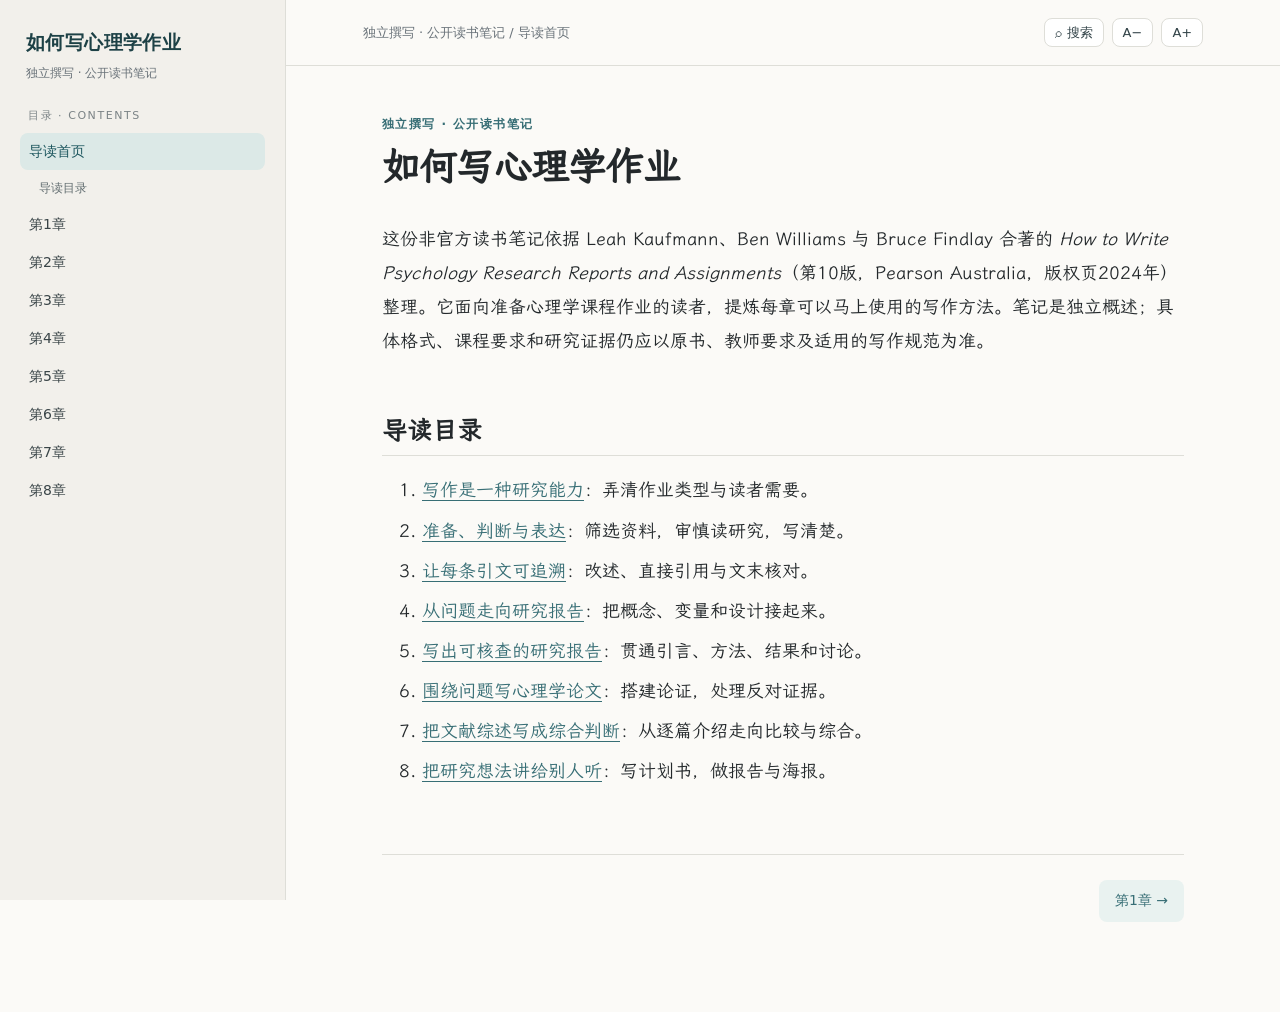
<file: index.html>
<!doctype html><html lang="zh-CN"><head><meta charset="utf-8"><meta name="viewport" content="width=device-width,initial-scale=1"><title>如何写心理学作业 · 独立撰写 · 公开读书笔记</title><link rel="stylesheet" href="assets/style.css"></head><body>
<div class="shell"><aside class="rail"><a class="brand" href="index.html">如何写心理学作业</a><p class="edition">独立撰写 · 公开读书笔记</p><div class="nav-label">目录 · Contents</div><a class="nav-link active" href="index.html">导读首页</a><a class="nav-link sub" href="#导读目录">导读目录</a><a class="nav-link" href="chapter-1.html">第1章</a><a class="nav-link" href="chapter-2.html">第2章</a><a class="nav-link" href="chapter-3.html">第3章</a><a class="nav-link" href="chapter-4.html">第4章</a><a class="nav-link" href="chapter-5.html">第5章</a><a class="nav-link" href="chapter-6.html">第6章</a><a class="nav-link" href="chapter-7.html">第7章</a><a class="nav-link" href="chapter-8.html">第8章</a></aside>
<main class="main"><div class="bar"><button class="tool menu" aria-label="打开目录">☰</button><span class="crumb">独立撰写 · 公开读书笔记 / 导读首页</span><div class="tools"><button class="tool search-open" aria-label="搜索">⌕ 搜索</button><button class="tool" data-size="down" aria-label="缩小字号">A−</button><button class="tool" data-size="up" aria-label="放大字号">A+</button></div></div>
<article class="page"><div class="eyebrow">独立撰写 · 公开读书笔记</div><h1 id="如何写心理学作业">如何写心理学作业</h1>
<p>这份非官方读书笔记依据 Leah Kaufmann、Ben Williams 与 Bruce Findlay 合著的 <em>How to Write Psychology Research Reports and Assignments</em>（第10版，Pearson Australia，版权页2024年）整理。它面向准备心理学课程作业的读者，提炼每章可以马上使用的写作方法。笔记是独立概述；具体格式、课程要求和研究证据仍应以原书、教师要求及适用的写作规范为准。</p>
<h2 id="导读目录">导读目录</h2>
<ol type="1">
<li><a href="chapter-1.html">写作是一种研究能力</a>：弄清作业类型与读者需要。</li>
<li><a href="chapter-2.html">准备、判断与表达</a>：筛选资料，审慎读研究，写清楚。</li>
<li><a href="chapter-3.html">让每条引文可追溯</a>：改述、直接引用与文末核对。</li>
<li><a href="chapter-4.html">从问题走向研究报告</a>：把概念、变量和设计接起来。</li>
<li><a href="chapter-5.html">写出可核查的研究报告</a>：贯通引言、方法、结果和讨论。</li>
<li><a href="chapter-6.html">围绕问题写心理学论文</a>：搭建论证，处理反对证据。</li>
<li><a href="chapter-7.html">把文献综述写成综合判断</a>：从逐篇介绍走向比较与综合。</li>
<li><a href="chapter-8.html">把研究想法讲给别人听</a>：写计划书，做报告与海报。</li>
</ol>
<nav class="pager"><span></span><a href="chapter-1.html">第1章 →</a></nav></article></main></div>
<div class="search-panel"><div class="search-box"><div class="search-row"><input id="search-input" type="search" placeholder="搜索全书正文，Ctrl+K" aria-label="搜索正文"><button class="tool search-close">关闭</button></div><div class="results"><p class="hint">输入关键词，搜索全书正文。</p></div></div></div>
<div class="lightbox" id="lightbox"><button class="close-lightbox">关闭图片 ×</button><img alt="放大的英文原图"></div><script src="assets/search-index.js"></script><script src="assets/reader.js"></script></body></html>
</file>
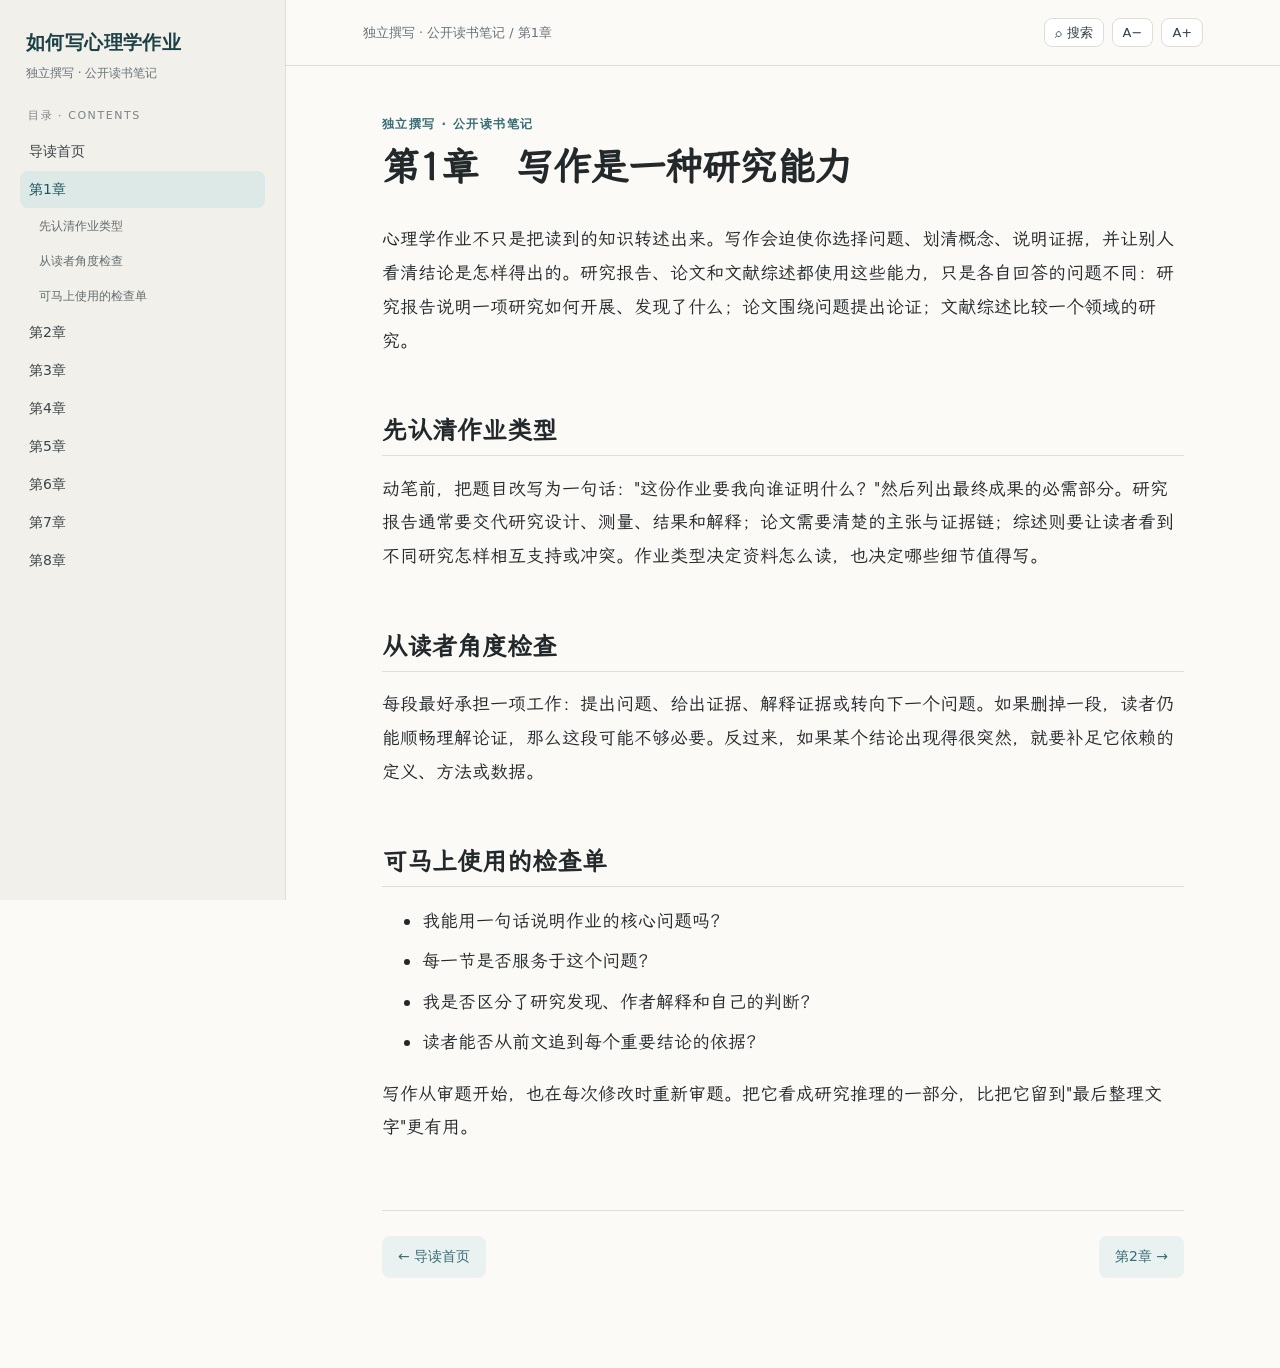
<file: chapter-1.html>
<!doctype html><html lang="zh-CN"><head><meta charset="utf-8"><meta name="viewport" content="width=device-width,initial-scale=1"><title>如何写心理学作业 · 独立撰写 · 公开读书笔记</title><link rel="stylesheet" href="assets/style.css"></head><body>
<div class="shell"><aside class="rail"><a class="brand" href="index.html">如何写心理学作业</a><p class="edition">独立撰写 · 公开读书笔记</p><div class="nav-label">目录 · Contents</div><a class="nav-link" href="index.html">导读首页</a><a class="nav-link active" href="chapter-1.html">第1章</a><a class="nav-link sub" href="#先认清作业类型">先认清作业类型</a><a class="nav-link sub" href="#从读者角度检查">从读者角度检查</a><a class="nav-link sub" href="#可马上使用的检查单">可马上使用的检查单</a><a class="nav-link" href="chapter-2.html">第2章</a><a class="nav-link" href="chapter-3.html">第3章</a><a class="nav-link" href="chapter-4.html">第4章</a><a class="nav-link" href="chapter-5.html">第5章</a><a class="nav-link" href="chapter-6.html">第6章</a><a class="nav-link" href="chapter-7.html">第7章</a><a class="nav-link" href="chapter-8.html">第8章</a></aside>
<main class="main"><div class="bar"><button class="tool menu" aria-label="打开目录">☰</button><span class="crumb">独立撰写 · 公开读书笔记 / 第1章</span><div class="tools"><button class="tool search-open" aria-label="搜索">⌕ 搜索</button><button class="tool" data-size="down" aria-label="缩小字号">A−</button><button class="tool" data-size="up" aria-label="放大字号">A+</button></div></div>
<article class="page"><div class="eyebrow">独立撰写 · 公开读书笔记</div><h1 id="第1章-写作是一种研究能力">第1章　写作是一种研究能力</h1>
<p>心理学作业不只是把读到的知识转述出来。写作会迫使你选择问题、划清概念、说明证据，并让别人看清结论是怎样得出的。研究报告、论文和文献综述都使用这些能力，只是各自回答的问题不同：研究报告说明一项研究如何开展、发现了什么；论文围绕问题提出论证；文献综述比较一个领域的研究。</p>
<h2 id="先认清作业类型">先认清作业类型</h2>
<p>动笔前，把题目改写为一句话："这份作业要我向谁证明什么？"然后列出最终成果的必需部分。研究报告通常要交代研究设计、测量、结果和解释；论文需要清楚的主张与证据链；综述则要让读者看到不同研究怎样相互支持或冲突。作业类型决定资料怎么读，也决定哪些细节值得写。</p>
<h2 id="从读者角度检查">从读者角度检查</h2>
<p>每段最好承担一项工作：提出问题、给出证据、解释证据或转向下一个问题。如果删掉一段，读者仍能顺畅理解论证，那么这段可能不够必要。反过来，如果某个结论出现得很突然，就要补足它依赖的定义、方法或数据。</p>
<h2 id="可马上使用的检查单">可马上使用的检查单</h2>
<ul>
<li>我能用一句话说明作业的核心问题吗？</li>
<li>每一节是否服务于这个问题？</li>
<li>我是否区分了研究发现、作者解释和自己的判断？</li>
<li>读者能否从前文追到每个重要结论的依据？</li>
</ul>
<p>写作从审题开始，也在每次修改时重新审题。把它看成研究推理的一部分，比把它留到"最后整理文字"更有用。</p>
<nav class="pager"><a href="index.html">← 导读首页</a><a href="chapter-2.html">第2章 →</a></nav></article></main></div>
<div class="search-panel"><div class="search-box"><div class="search-row"><input id="search-input" type="search" placeholder="搜索全书正文，Ctrl+K" aria-label="搜索正文"><button class="tool search-close">关闭</button></div><div class="results"><p class="hint">输入关键词，搜索全书正文。</p></div></div></div>
<div class="lightbox" id="lightbox"><button class="close-lightbox">关闭图片 ×</button><img alt="放大的英文原图"></div><script src="assets/search-index.js"></script><script src="assets/reader.js"></script></body></html>
</file>
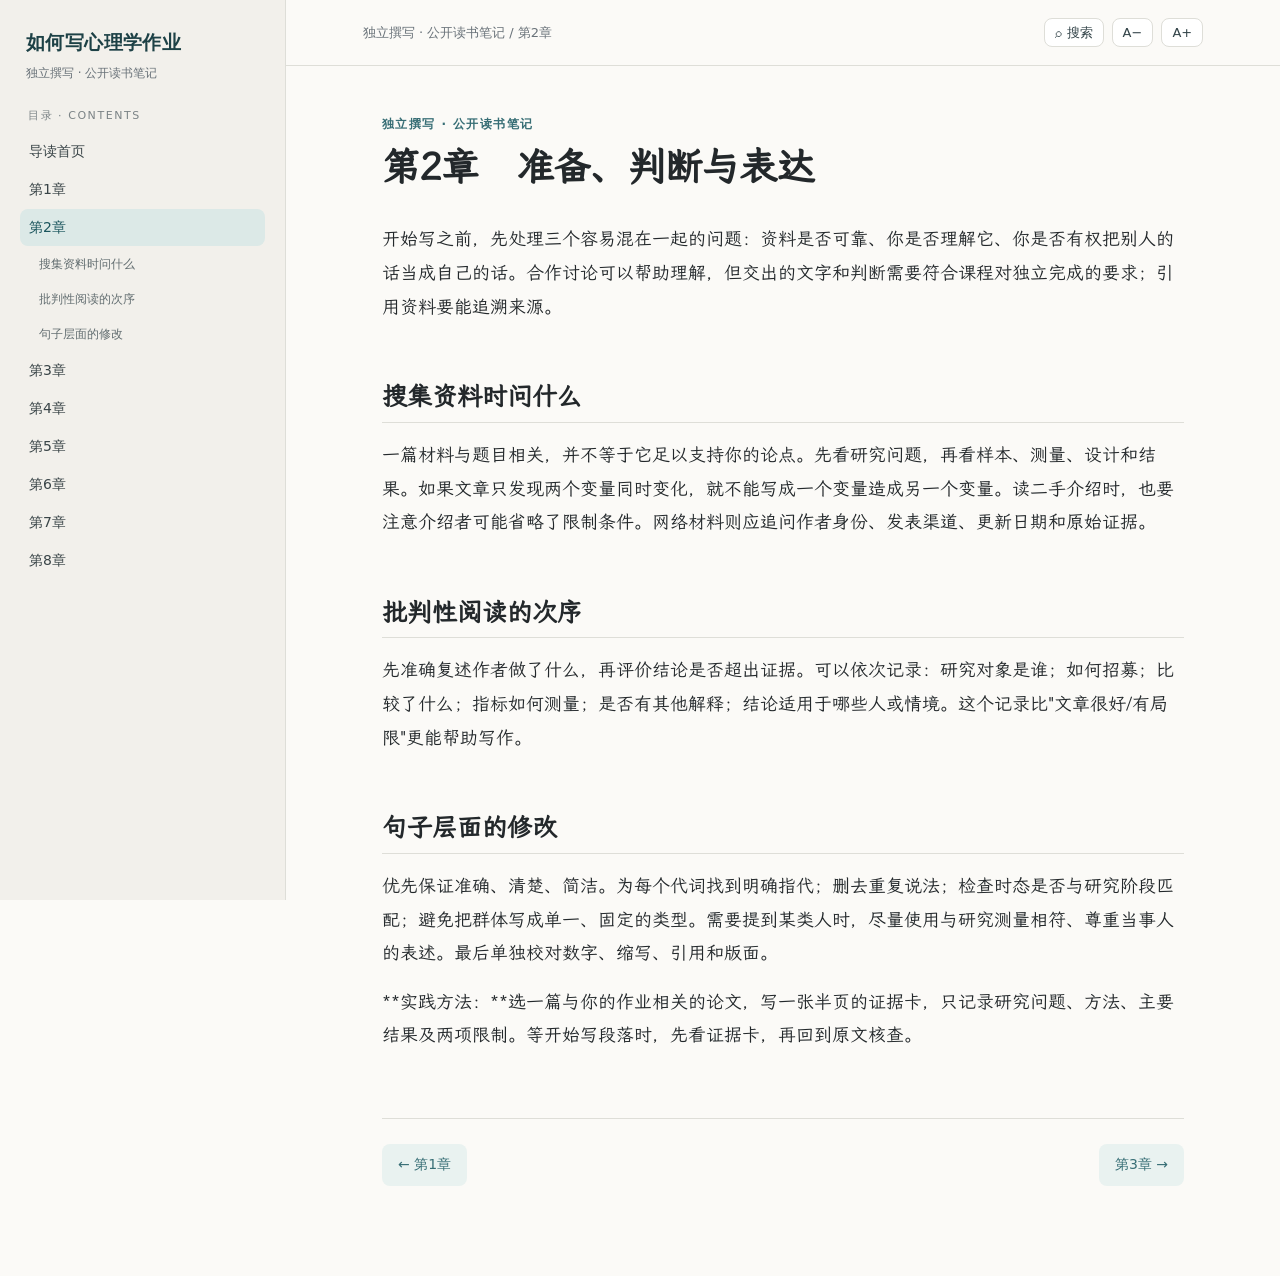
<file: chapter-2.html>
<!doctype html><html lang="zh-CN"><head><meta charset="utf-8"><meta name="viewport" content="width=device-width,initial-scale=1"><title>如何写心理学作业 · 独立撰写 · 公开读书笔记</title><link rel="stylesheet" href="assets/style.css"></head><body>
<div class="shell"><aside class="rail"><a class="brand" href="index.html">如何写心理学作业</a><p class="edition">独立撰写 · 公开读书笔记</p><div class="nav-label">目录 · Contents</div><a class="nav-link" href="index.html">导读首页</a><a class="nav-link" href="chapter-1.html">第1章</a><a class="nav-link active" href="chapter-2.html">第2章</a><a class="nav-link sub" href="#搜集资料时问什么">搜集资料时问什么</a><a class="nav-link sub" href="#批判性阅读的次序">批判性阅读的次序</a><a class="nav-link sub" href="#句子层面的修改">句子层面的修改</a><a class="nav-link" href="chapter-3.html">第3章</a><a class="nav-link" href="chapter-4.html">第4章</a><a class="nav-link" href="chapter-5.html">第5章</a><a class="nav-link" href="chapter-6.html">第6章</a><a class="nav-link" href="chapter-7.html">第7章</a><a class="nav-link" href="chapter-8.html">第8章</a></aside>
<main class="main"><div class="bar"><button class="tool menu" aria-label="打开目录">☰</button><span class="crumb">独立撰写 · 公开读书笔记 / 第2章</span><div class="tools"><button class="tool search-open" aria-label="搜索">⌕ 搜索</button><button class="tool" data-size="down" aria-label="缩小字号">A−</button><button class="tool" data-size="up" aria-label="放大字号">A+</button></div></div>
<article class="page"><div class="eyebrow">独立撰写 · 公开读书笔记</div><h1 id="第2章-准备判断与表达">第2章　准备、判断与表达</h1>
<p>开始写之前，先处理三个容易混在一起的问题：资料是否可靠、你是否理解它、你是否有权把别人的话当成自己的话。合作讨论可以帮助理解，但交出的文字和判断需要符合课程对独立完成的要求；引用资料要能追溯来源。</p>
<h2 id="搜集资料时问什么">搜集资料时问什么</h2>
<p>一篇材料与题目相关，并不等于它足以支持你的论点。先看研究问题，再看样本、测量、设计和结果。如果文章只发现两个变量同时变化，就不能写成一个变量造成另一个变量。读二手介绍时，也要注意介绍者可能省略了限制条件。网络材料则应追问作者身份、发表渠道、更新日期和原始证据。</p>
<h2 id="批判性阅读的次序">批判性阅读的次序</h2>
<p>先准确复述作者做了什么，再评价结论是否超出证据。可以依次记录：研究对象是谁；如何招募；比较了什么；指标如何测量；是否有其他解释；结论适用于哪些人或情境。这个记录比"文章很好/有局限"更能帮助写作。</p>
<h2 id="句子层面的修改">句子层面的修改</h2>
<p>优先保证准确、清楚、简洁。为每个代词找到明确指代；删去重复说法；检查时态是否与研究阶段匹配；避免把群体写成单一、固定的类型。需要提到某类人时，尽量使用与研究测量相符、尊重当事人的表述。最后单独校对数字、缩写、引用和版面。</p>
<p>**实践方法：**选一篇与你的作业相关的论文，写一张半页的证据卡，只记录研究问题、方法、主要结果及两项限制。等开始写段落时，先看证据卡，再回到原文核查。</p>
<nav class="pager"><a href="chapter-1.html">← 第1章</a><a href="chapter-3.html">第3章 →</a></nav></article></main></div>
<div class="search-panel"><div class="search-box"><div class="search-row"><input id="search-input" type="search" placeholder="搜索全书正文，Ctrl+K" aria-label="搜索正文"><button class="tool search-close">关闭</button></div><div class="results"><p class="hint">输入关键词，搜索全书正文。</p></div></div></div>
<div class="lightbox" id="lightbox"><button class="close-lightbox">关闭图片 ×</button><img alt="放大的英文原图"></div><script src="assets/search-index.js"></script><script src="assets/reader.js"></script></body></html>
</file>
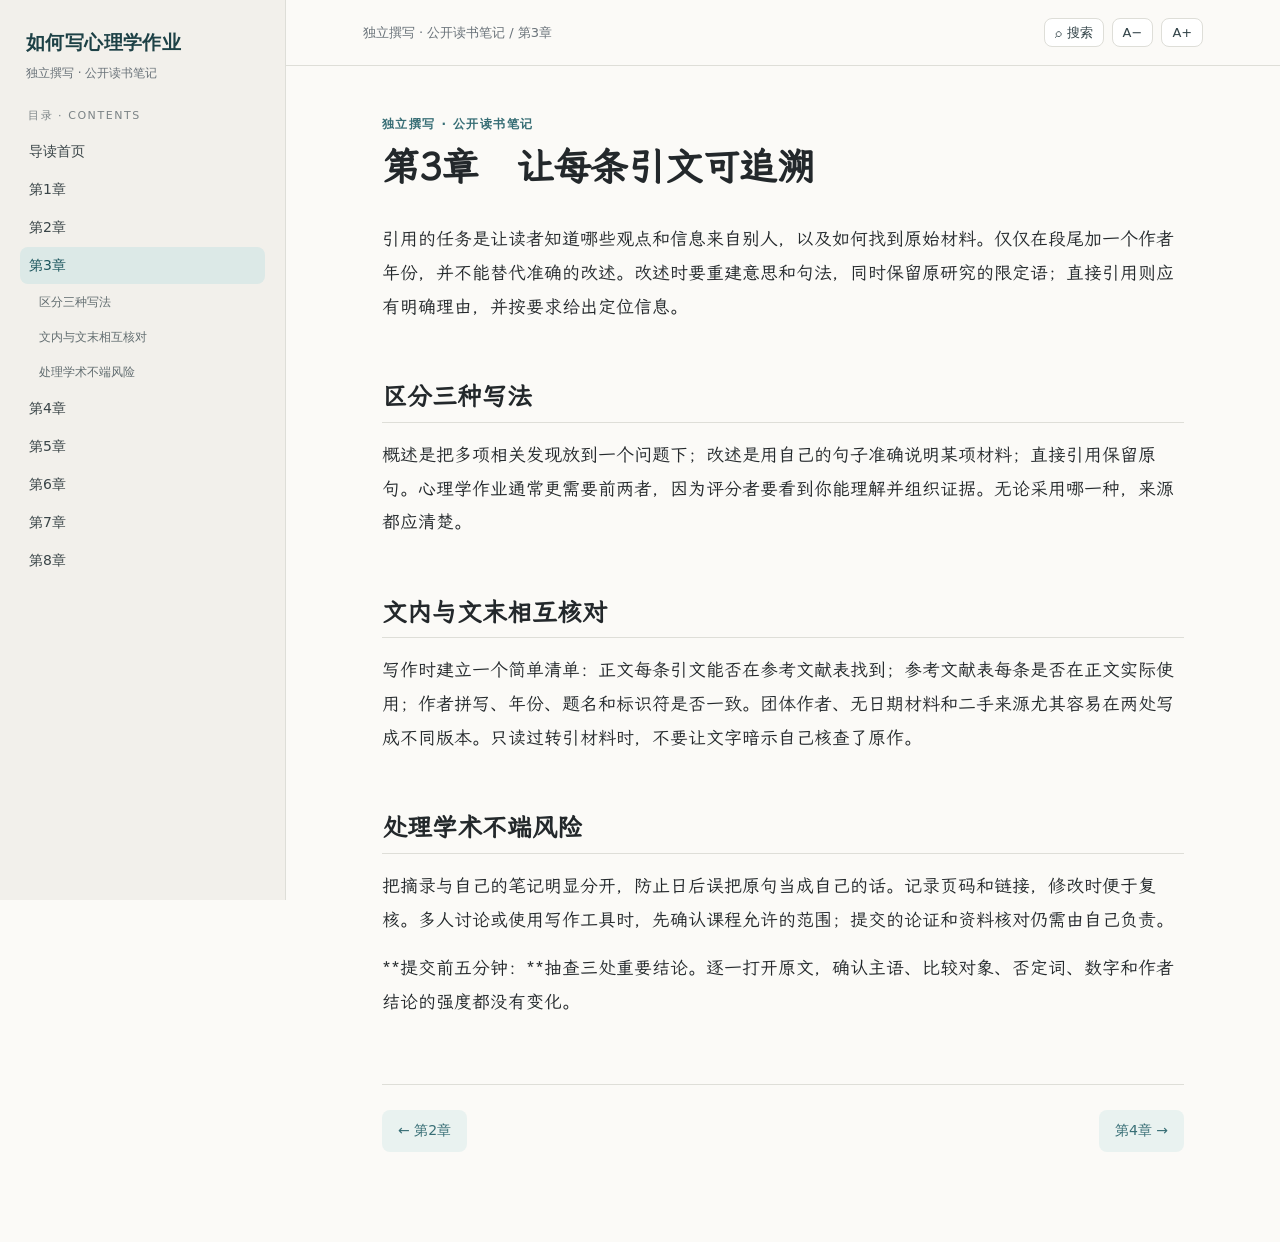
<file: chapter-3.html>
<!doctype html><html lang="zh-CN"><head><meta charset="utf-8"><meta name="viewport" content="width=device-width,initial-scale=1"><title>如何写心理学作业 · 独立撰写 · 公开读书笔记</title><link rel="stylesheet" href="assets/style.css"></head><body>
<div class="shell"><aside class="rail"><a class="brand" href="index.html">如何写心理学作业</a><p class="edition">独立撰写 · 公开读书笔记</p><div class="nav-label">目录 · Contents</div><a class="nav-link" href="index.html">导读首页</a><a class="nav-link" href="chapter-1.html">第1章</a><a class="nav-link" href="chapter-2.html">第2章</a><a class="nav-link active" href="chapter-3.html">第3章</a><a class="nav-link sub" href="#区分三种写法">区分三种写法</a><a class="nav-link sub" href="#文内与文末相互核对">文内与文末相互核对</a><a class="nav-link sub" href="#处理学术不端风险">处理学术不端风险</a><a class="nav-link" href="chapter-4.html">第4章</a><a class="nav-link" href="chapter-5.html">第5章</a><a class="nav-link" href="chapter-6.html">第6章</a><a class="nav-link" href="chapter-7.html">第7章</a><a class="nav-link" href="chapter-8.html">第8章</a></aside>
<main class="main"><div class="bar"><button class="tool menu" aria-label="打开目录">☰</button><span class="crumb">独立撰写 · 公开读书笔记 / 第3章</span><div class="tools"><button class="tool search-open" aria-label="搜索">⌕ 搜索</button><button class="tool" data-size="down" aria-label="缩小字号">A−</button><button class="tool" data-size="up" aria-label="放大字号">A+</button></div></div>
<article class="page"><div class="eyebrow">独立撰写 · 公开读书笔记</div><h1 id="第3章-让每条引文可追溯">第3章　让每条引文可追溯</h1>
<p>引用的任务是让读者知道哪些观点和信息来自别人，以及如何找到原始材料。仅仅在段尾加一个作者年份，并不能替代准确的改述。改述时要重建意思和句法，同时保留原研究的限定语；直接引用则应有明确理由，并按要求给出定位信息。</p>
<h2 id="区分三种写法">区分三种写法</h2>
<p>概述是把多项相关发现放到一个问题下；改述是用自己的句子准确说明某项材料；直接引用保留原句。心理学作业通常更需要前两者，因为评分者要看到你能理解并组织证据。无论采用哪一种，来源都应清楚。</p>
<h2 id="文内与文末相互核对">文内与文末相互核对</h2>
<p>写作时建立一个简单清单：正文每条引文能否在参考文献表找到；参考文献表每条是否在正文实际使用；作者拼写、年份、题名和标识符是否一致。团体作者、无日期材料和二手来源尤其容易在两处写成不同版本。只读过转引材料时，不要让文字暗示自己核查了原作。</p>
<h2 id="处理学术不端风险">处理学术不端风险</h2>
<p>把摘录与自己的笔记明显分开，防止日后误把原句当成自己的话。记录页码和链接，修改时便于复核。多人讨论或使用写作工具时，先确认课程允许的范围；提交的论证和资料核对仍需由自己负责。</p>
<p>**提交前五分钟：**抽查三处重要结论。逐一打开原文，确认主语、比较对象、否定词、数字和作者结论的强度都没有变化。</p>
<nav class="pager"><a href="chapter-2.html">← 第2章</a><a href="chapter-4.html">第4章 →</a></nav></article></main></div>
<div class="search-panel"><div class="search-box"><div class="search-row"><input id="search-input" type="search" placeholder="搜索全书正文，Ctrl+K" aria-label="搜索正文"><button class="tool search-close">关闭</button></div><div class="results"><p class="hint">输入关键词，搜索全书正文。</p></div></div></div>
<div class="lightbox" id="lightbox"><button class="close-lightbox">关闭图片 ×</button><img alt="放大的英文原图"></div><script src="assets/search-index.js"></script><script src="assets/reader.js"></script></body></html>
</file>
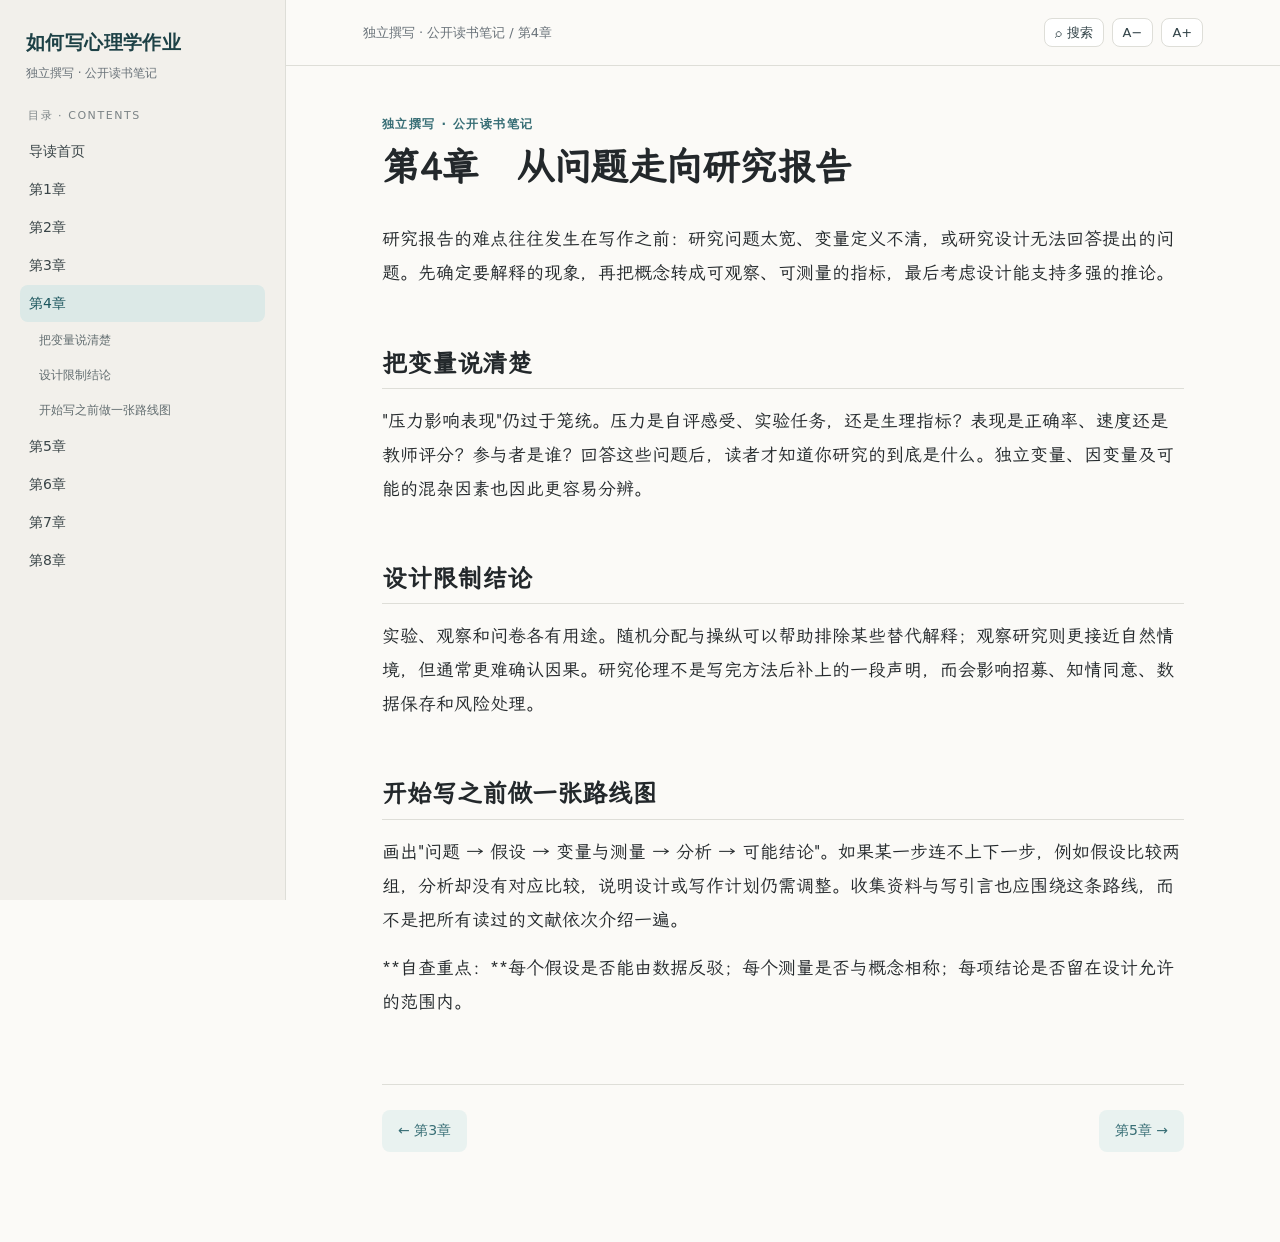
<file: chapter-4.html>
<!doctype html><html lang="zh-CN"><head><meta charset="utf-8"><meta name="viewport" content="width=device-width,initial-scale=1"><title>如何写心理学作业 · 独立撰写 · 公开读书笔记</title><link rel="stylesheet" href="assets/style.css"></head><body>
<div class="shell"><aside class="rail"><a class="brand" href="index.html">如何写心理学作业</a><p class="edition">独立撰写 · 公开读书笔记</p><div class="nav-label">目录 · Contents</div><a class="nav-link" href="index.html">导读首页</a><a class="nav-link" href="chapter-1.html">第1章</a><a class="nav-link" href="chapter-2.html">第2章</a><a class="nav-link" href="chapter-3.html">第3章</a><a class="nav-link active" href="chapter-4.html">第4章</a><a class="nav-link sub" href="#把变量说清楚">把变量说清楚</a><a class="nav-link sub" href="#设计限制结论">设计限制结论</a><a class="nav-link sub" href="#开始写之前做一张路线图">开始写之前做一张路线图</a><a class="nav-link" href="chapter-5.html">第5章</a><a class="nav-link" href="chapter-6.html">第6章</a><a class="nav-link" href="chapter-7.html">第7章</a><a class="nav-link" href="chapter-8.html">第8章</a></aside>
<main class="main"><div class="bar"><button class="tool menu" aria-label="打开目录">☰</button><span class="crumb">独立撰写 · 公开读书笔记 / 第4章</span><div class="tools"><button class="tool search-open" aria-label="搜索">⌕ 搜索</button><button class="tool" data-size="down" aria-label="缩小字号">A−</button><button class="tool" data-size="up" aria-label="放大字号">A+</button></div></div>
<article class="page"><div class="eyebrow">独立撰写 · 公开读书笔记</div><h1 id="第4章-从问题走向研究报告">第4章　从问题走向研究报告</h1>
<p>研究报告的难点往往发生在写作之前：研究问题太宽、变量定义不清，或研究设计无法回答提出的问题。先确定要解释的现象，再把概念转成可观察、可测量的指标，最后考虑设计能支持多强的推论。</p>
<h2 id="把变量说清楚">把变量说清楚</h2>
<p>"压力影响表现"仍过于笼统。压力是自评感受、实验任务，还是生理指标？表现是正确率、速度还是教师评分？参与者是谁？回答这些问题后，读者才知道你研究的到底是什么。独立变量、因变量及可能的混杂因素也因此更容易分辨。</p>
<h2 id="设计限制结论">设计限制结论</h2>
<p>实验、观察和问卷各有用途。随机分配与操纵可以帮助排除某些替代解释；观察研究则更接近自然情境，但通常更难确认因果。研究伦理不是写完方法后补上的一段声明，而会影响招募、知情同意、数据保存和风险处理。</p>
<h2 id="开始写之前做一张路线图">开始写之前做一张路线图</h2>
<p>画出"问题 → 假设 → 变量与测量 → 分析 → 可能结论"。如果某一步连不上下一步，例如假设比较两组，分析却没有对应比较，说明设计或写作计划仍需调整。收集资料与写引言也应围绕这条路线，而不是把所有读过的文献依次介绍一遍。</p>
<p>**自查重点：**每个假设是否能由数据反驳；每个测量是否与概念相称；每项结论是否留在设计允许的范围内。</p>
<nav class="pager"><a href="chapter-3.html">← 第3章</a><a href="chapter-5.html">第5章 →</a></nav></article></main></div>
<div class="search-panel"><div class="search-box"><div class="search-row"><input id="search-input" type="search" placeholder="搜索全书正文，Ctrl+K" aria-label="搜索正文"><button class="tool search-close">关闭</button></div><div class="results"><p class="hint">输入关键词，搜索全书正文。</p></div></div></div>
<div class="lightbox" id="lightbox"><button class="close-lightbox">关闭图片 ×</button><img alt="放大的英文原图"></div><script src="assets/search-index.js"></script><script src="assets/reader.js"></script></body></html>
</file>
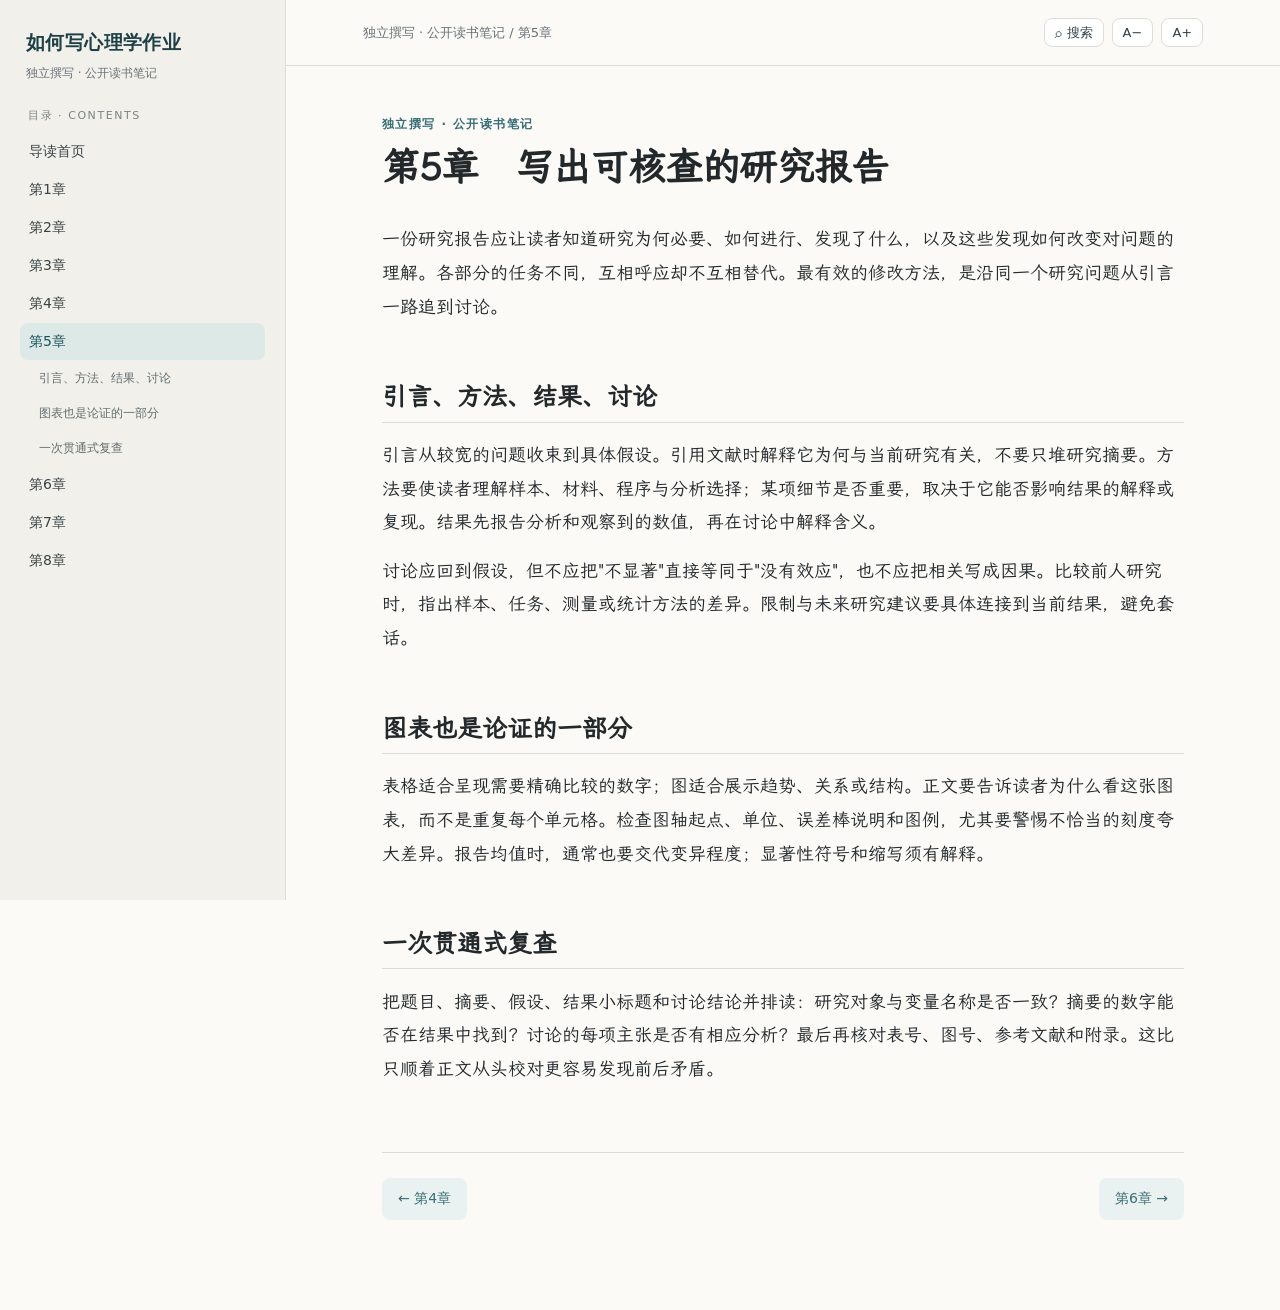
<file: chapter-5.html>
<!doctype html><html lang="zh-CN"><head><meta charset="utf-8"><meta name="viewport" content="width=device-width,initial-scale=1"><title>如何写心理学作业 · 独立撰写 · 公开读书笔记</title><link rel="stylesheet" href="assets/style.css"></head><body>
<div class="shell"><aside class="rail"><a class="brand" href="index.html">如何写心理学作业</a><p class="edition">独立撰写 · 公开读书笔记</p><div class="nav-label">目录 · Contents</div><a class="nav-link" href="index.html">导读首页</a><a class="nav-link" href="chapter-1.html">第1章</a><a class="nav-link" href="chapter-2.html">第2章</a><a class="nav-link" href="chapter-3.html">第3章</a><a class="nav-link" href="chapter-4.html">第4章</a><a class="nav-link active" href="chapter-5.html">第5章</a><a class="nav-link sub" href="#引言方法结果讨论">引言、方法、结果、讨论</a><a class="nav-link sub" href="#图表也是论证的一部分">图表也是论证的一部分</a><a class="nav-link sub" href="#一次贯通式复查">一次贯通式复查</a><a class="nav-link" href="chapter-6.html">第6章</a><a class="nav-link" href="chapter-7.html">第7章</a><a class="nav-link" href="chapter-8.html">第8章</a></aside>
<main class="main"><div class="bar"><button class="tool menu" aria-label="打开目录">☰</button><span class="crumb">独立撰写 · 公开读书笔记 / 第5章</span><div class="tools"><button class="tool search-open" aria-label="搜索">⌕ 搜索</button><button class="tool" data-size="down" aria-label="缩小字号">A−</button><button class="tool" data-size="up" aria-label="放大字号">A+</button></div></div>
<article class="page"><div class="eyebrow">独立撰写 · 公开读书笔记</div><h1 id="第5章-写出可核查的研究报告">第5章　写出可核查的研究报告</h1>
<p>一份研究报告应让读者知道研究为何必要、如何进行、发现了什么，以及这些发现如何改变对问题的理解。各部分的任务不同，互相呼应却不互相替代。最有效的修改方法，是沿同一个研究问题从引言一路追到讨论。</p>
<h2 id="引言方法结果讨论">引言、方法、结果、讨论</h2>
<p>引言从较宽的问题收束到具体假设。引用文献时解释它为何与当前研究有关，不要只堆研究摘要。方法要使读者理解样本、材料、程序与分析选择；某项细节是否重要，取决于它能否影响结果的解释或复现。结果先报告分析和观察到的数值，再在讨论中解释含义。</p>
<p>讨论应回到假设，但不应把"不显著"直接等同于"没有效应"，也不应把相关写成因果。比较前人研究时，指出样本、任务、测量或统计方法的差异。限制与未来研究建议要具体连接到当前结果，避免套话。</p>
<h2 id="图表也是论证的一部分">图表也是论证的一部分</h2>
<p>表格适合呈现需要精确比较的数字；图适合展示趋势、关系或结构。正文要告诉读者为什么看这张图表，而不是重复每个单元格。检查图轴起点、单位、误差棒说明和图例，尤其要警惕不恰当的刻度夸大差异。报告均值时，通常也要交代变异程度；显著性符号和缩写须有解释。</p>
<h2 id="一次贯通式复查">一次贯通式复查</h2>
<p>把题目、摘要、假设、结果小标题和讨论结论并排读：研究对象与变量名称是否一致？摘要的数字能否在结果中找到？讨论的每项主张是否有相应分析？最后再核对表号、图号、参考文献和附录。这比只顺着正文从头校对更容易发现前后矛盾。</p>
<nav class="pager"><a href="chapter-4.html">← 第4章</a><a href="chapter-6.html">第6章 →</a></nav></article></main></div>
<div class="search-panel"><div class="search-box"><div class="search-row"><input id="search-input" type="search" placeholder="搜索全书正文，Ctrl+K" aria-label="搜索正文"><button class="tool search-close">关闭</button></div><div class="results"><p class="hint">输入关键词，搜索全书正文。</p></div></div></div>
<div class="lightbox" id="lightbox"><button class="close-lightbox">关闭图片 ×</button><img alt="放大的英文原图"></div><script src="assets/search-index.js"></script><script src="assets/reader.js"></script></body></html>
</file>
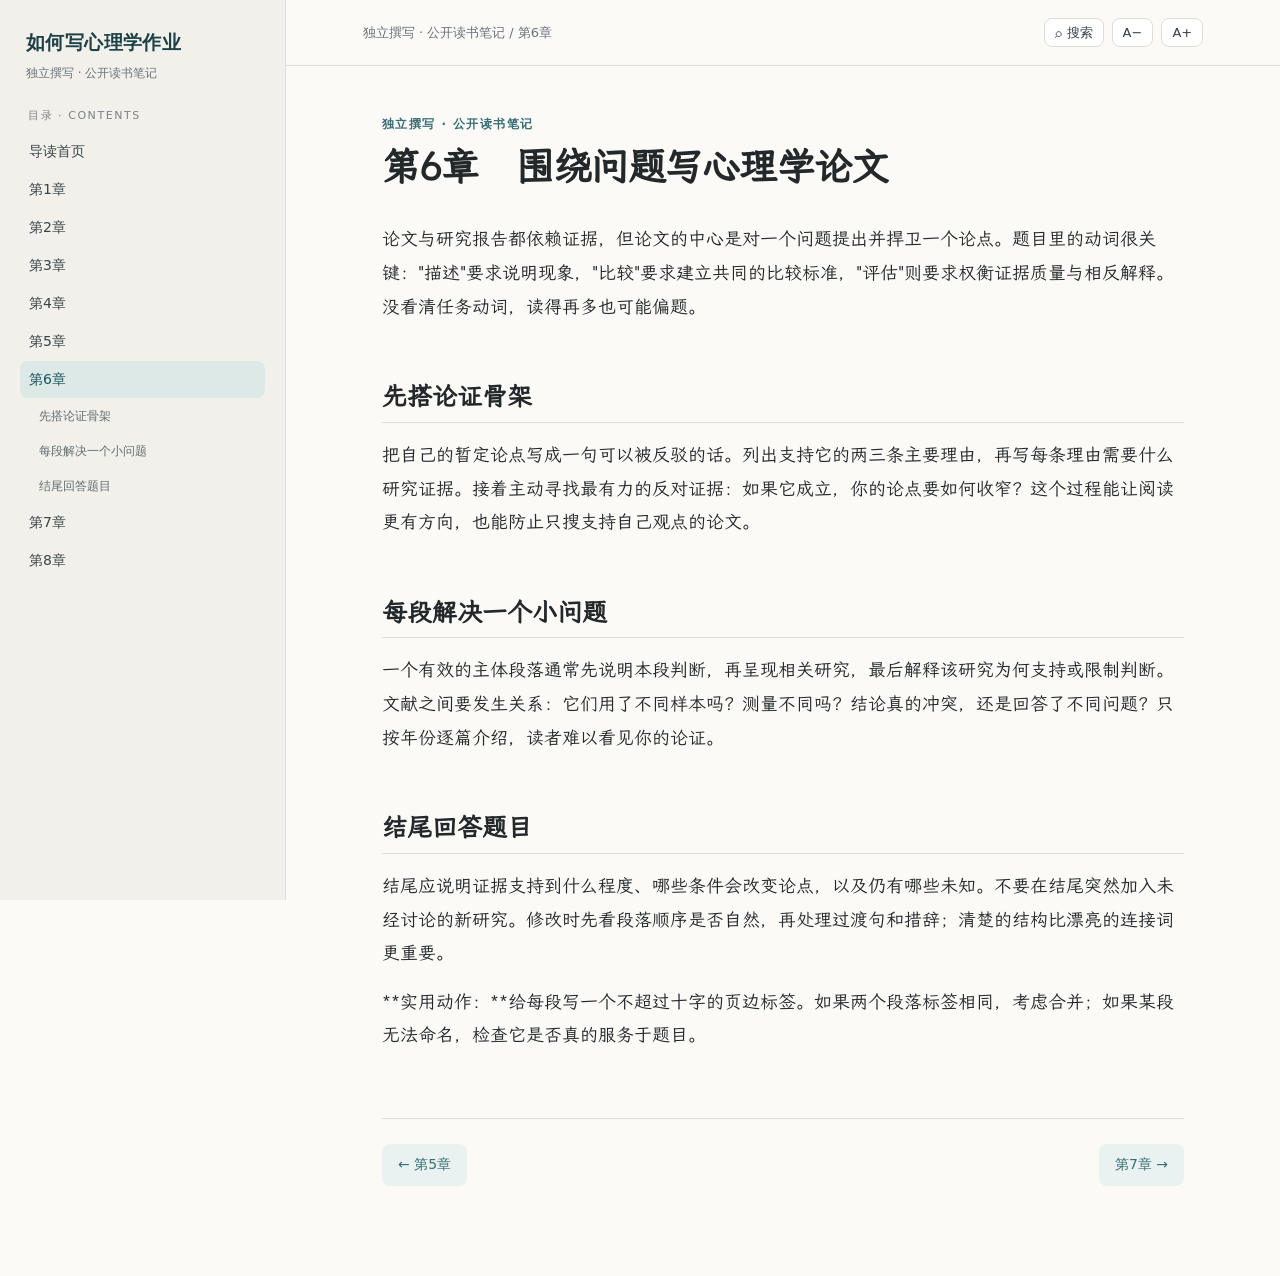
<file: chapter-6.html>
<!doctype html><html lang="zh-CN"><head><meta charset="utf-8"><meta name="viewport" content="width=device-width,initial-scale=1"><title>如何写心理学作业 · 独立撰写 · 公开读书笔记</title><link rel="stylesheet" href="assets/style.css"></head><body>
<div class="shell"><aside class="rail"><a class="brand" href="index.html">如何写心理学作业</a><p class="edition">独立撰写 · 公开读书笔记</p><div class="nav-label">目录 · Contents</div><a class="nav-link" href="index.html">导读首页</a><a class="nav-link" href="chapter-1.html">第1章</a><a class="nav-link" href="chapter-2.html">第2章</a><a class="nav-link" href="chapter-3.html">第3章</a><a class="nav-link" href="chapter-4.html">第4章</a><a class="nav-link" href="chapter-5.html">第5章</a><a class="nav-link active" href="chapter-6.html">第6章</a><a class="nav-link sub" href="#先搭论证骨架">先搭论证骨架</a><a class="nav-link sub" href="#每段解决一个小问题">每段解决一个小问题</a><a class="nav-link sub" href="#结尾回答题目">结尾回答题目</a><a class="nav-link" href="chapter-7.html">第7章</a><a class="nav-link" href="chapter-8.html">第8章</a></aside>
<main class="main"><div class="bar"><button class="tool menu" aria-label="打开目录">☰</button><span class="crumb">独立撰写 · 公开读书笔记 / 第6章</span><div class="tools"><button class="tool search-open" aria-label="搜索">⌕ 搜索</button><button class="tool" data-size="down" aria-label="缩小字号">A−</button><button class="tool" data-size="up" aria-label="放大字号">A+</button></div></div>
<article class="page"><div class="eyebrow">独立撰写 · 公开读书笔记</div><h1 id="第6章-围绕问题写心理学论文">第6章　围绕问题写心理学论文</h1>
<p>论文与研究报告都依赖证据，但论文的中心是对一个问题提出并捍卫一个论点。题目里的动词很关键："描述"要求说明现象，"比较"要求建立共同的比较标准，"评估"则要求权衡证据质量与相反解释。没看清任务动词，读得再多也可能偏题。</p>
<h2 id="先搭论证骨架">先搭论证骨架</h2>
<p>把自己的暂定论点写成一句可以被反驳的话。列出支持它的两三条主要理由，再写每条理由需要什么研究证据。接着主动寻找最有力的反对证据：如果它成立，你的论点要如何收窄？这个过程能让阅读更有方向，也能防止只搜支持自己观点的论文。</p>
<h2 id="每段解决一个小问题">每段解决一个小问题</h2>
<p>一个有效的主体段落通常先说明本段判断，再呈现相关研究，最后解释该研究为何支持或限制判断。文献之间要发生关系：它们用了不同样本吗？测量不同吗？结论真的冲突，还是回答了不同问题？只按年份逐篇介绍，读者难以看见你的论证。</p>
<h2 id="结尾回答题目">结尾回答题目</h2>
<p>结尾应说明证据支持到什么程度、哪些条件会改变论点，以及仍有哪些未知。不要在结尾突然加入未经讨论的新研究。修改时先看段落顺序是否自然，再处理过渡句和措辞；清楚的结构比漂亮的连接词更重要。</p>
<p>**实用动作：**给每段写一个不超过十字的页边标签。如果两个段落标签相同，考虑合并；如果某段无法命名，检查它是否真的服务于题目。</p>
<nav class="pager"><a href="chapter-5.html">← 第5章</a><a href="chapter-7.html">第7章 →</a></nav></article></main></div>
<div class="search-panel"><div class="search-box"><div class="search-row"><input id="search-input" type="search" placeholder="搜索全书正文，Ctrl+K" aria-label="搜索正文"><button class="tool search-close">关闭</button></div><div class="results"><p class="hint">输入关键词，搜索全书正文。</p></div></div></div>
<div class="lightbox" id="lightbox"><button class="close-lightbox">关闭图片 ×</button><img alt="放大的英文原图"></div><script src="assets/search-index.js"></script><script src="assets/reader.js"></script></body></html>
</file>
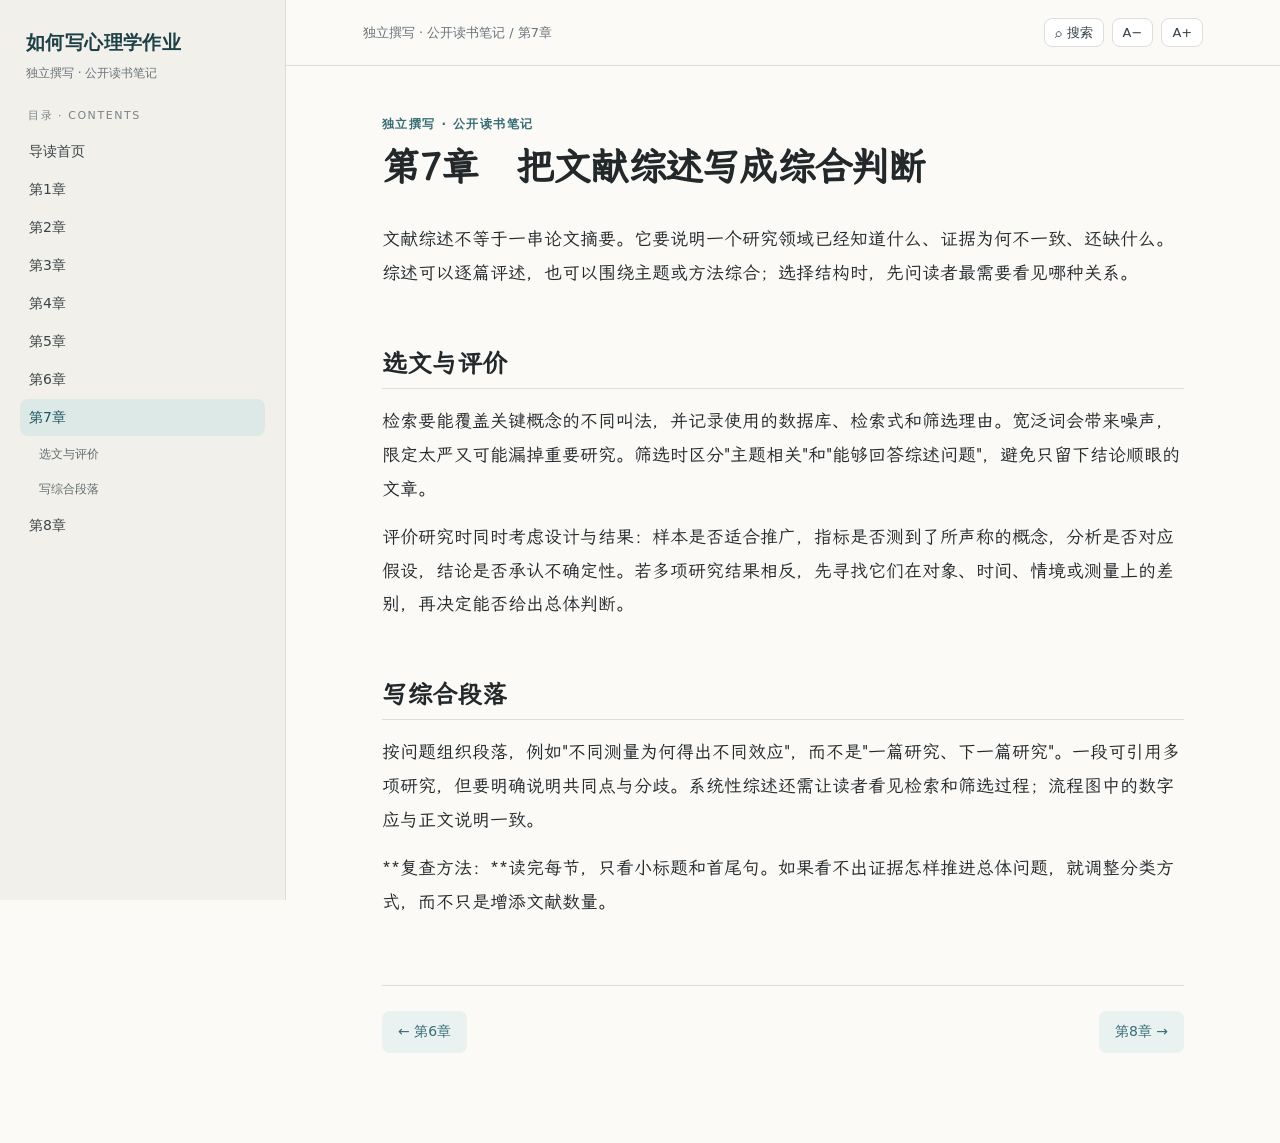
<file: chapter-7.html>
<!doctype html><html lang="zh-CN"><head><meta charset="utf-8"><meta name="viewport" content="width=device-width,initial-scale=1"><title>如何写心理学作业 · 独立撰写 · 公开读书笔记</title><link rel="stylesheet" href="assets/style.css"></head><body>
<div class="shell"><aside class="rail"><a class="brand" href="index.html">如何写心理学作业</a><p class="edition">独立撰写 · 公开读书笔记</p><div class="nav-label">目录 · Contents</div><a class="nav-link" href="index.html">导读首页</a><a class="nav-link" href="chapter-1.html">第1章</a><a class="nav-link" href="chapter-2.html">第2章</a><a class="nav-link" href="chapter-3.html">第3章</a><a class="nav-link" href="chapter-4.html">第4章</a><a class="nav-link" href="chapter-5.html">第5章</a><a class="nav-link" href="chapter-6.html">第6章</a><a class="nav-link active" href="chapter-7.html">第7章</a><a class="nav-link sub" href="#选文与评价">选文与评价</a><a class="nav-link sub" href="#写综合段落">写综合段落</a><a class="nav-link" href="chapter-8.html">第8章</a></aside>
<main class="main"><div class="bar"><button class="tool menu" aria-label="打开目录">☰</button><span class="crumb">独立撰写 · 公开读书笔记 / 第7章</span><div class="tools"><button class="tool search-open" aria-label="搜索">⌕ 搜索</button><button class="tool" data-size="down" aria-label="缩小字号">A−</button><button class="tool" data-size="up" aria-label="放大字号">A+</button></div></div>
<article class="page"><div class="eyebrow">独立撰写 · 公开读书笔记</div><h1 id="第7章-把文献综述写成综合判断">第7章　把文献综述写成综合判断</h1>
<p>文献综述不等于一串论文摘要。它要说明一个研究领域已经知道什么、证据为何不一致、还缺什么。综述可以逐篇评述，也可以围绕主题或方法综合；选择结构时，先问读者最需要看见哪种关系。</p>
<h2 id="选文与评价">选文与评价</h2>
<p>检索要能覆盖关键概念的不同叫法，并记录使用的数据库、检索式和筛选理由。宽泛词会带来噪声，限定太严又可能漏掉重要研究。筛选时区分"主题相关"和"能够回答综述问题"，避免只留下结论顺眼的文章。</p>
<p>评价研究时同时考虑设计与结果：样本是否适合推广，指标是否测到了所声称的概念，分析是否对应假设，结论是否承认不确定性。若多项研究结果相反，先寻找它们在对象、时间、情境或测量上的差别，再决定能否给出总体判断。</p>
<h2 id="写综合段落">写综合段落</h2>
<p>按问题组织段落，例如"不同测量为何得出不同效应"，而不是"一篇研究、下一篇研究"。一段可引用多项研究，但要明确说明共同点与分歧。系统性综述还需让读者看见检索和筛选过程；流程图中的数字应与正文说明一致。</p>
<p>**复查方法：**读完每节，只看小标题和首尾句。如果看不出证据怎样推进总体问题，就调整分类方式，而不只是增添文献数量。</p>
<nav class="pager"><a href="chapter-6.html">← 第6章</a><a href="chapter-8.html">第8章 →</a></nav></article></main></div>
<div class="search-panel"><div class="search-box"><div class="search-row"><input id="search-input" type="search" placeholder="搜索全书正文，Ctrl+K" aria-label="搜索正文"><button class="tool search-close">关闭</button></div><div class="results"><p class="hint">输入关键词，搜索全书正文。</p></div></div></div>
<div class="lightbox" id="lightbox"><button class="close-lightbox">关闭图片 ×</button><img alt="放大的英文原图"></div><script src="assets/search-index.js"></script><script src="assets/reader.js"></script></body></html>
</file>
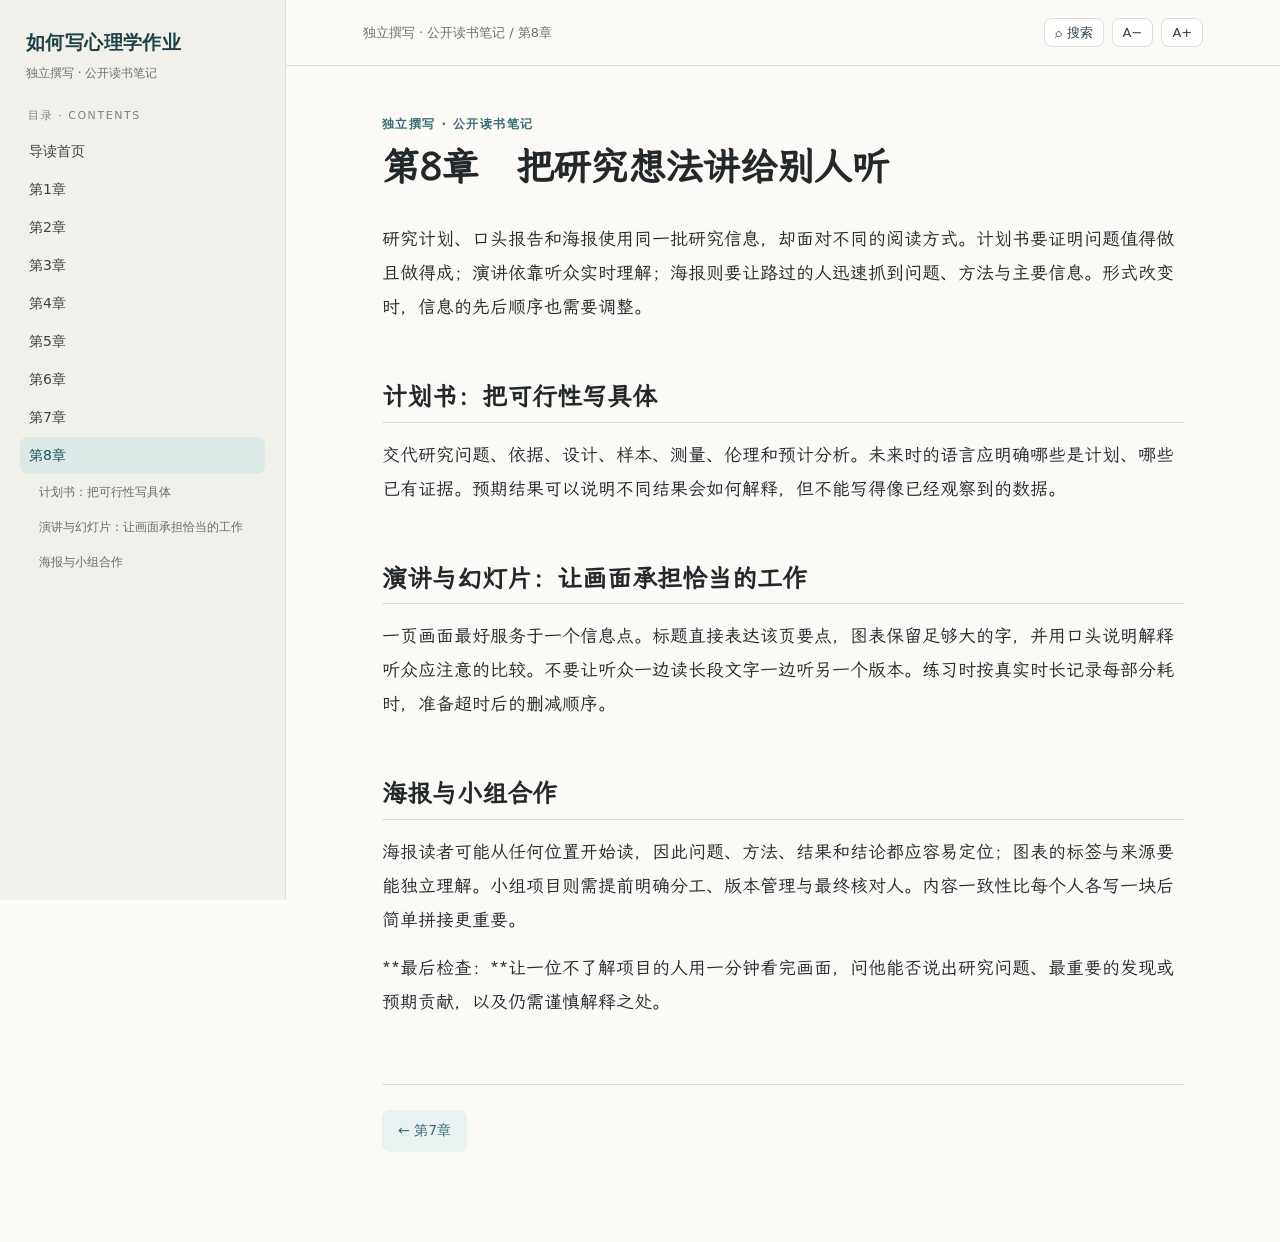
<file: chapter-8.html>
<!doctype html><html lang="zh-CN"><head><meta charset="utf-8"><meta name="viewport" content="width=device-width,initial-scale=1"><title>如何写心理学作业 · 独立撰写 · 公开读书笔记</title><link rel="stylesheet" href="assets/style.css"></head><body>
<div class="shell"><aside class="rail"><a class="brand" href="index.html">如何写心理学作业</a><p class="edition">独立撰写 · 公开读书笔记</p><div class="nav-label">目录 · Contents</div><a class="nav-link" href="index.html">导读首页</a><a class="nav-link" href="chapter-1.html">第1章</a><a class="nav-link" href="chapter-2.html">第2章</a><a class="nav-link" href="chapter-3.html">第3章</a><a class="nav-link" href="chapter-4.html">第4章</a><a class="nav-link" href="chapter-5.html">第5章</a><a class="nav-link" href="chapter-6.html">第6章</a><a class="nav-link" href="chapter-7.html">第7章</a><a class="nav-link active" href="chapter-8.html">第8章</a><a class="nav-link sub" href="#计划书把可行性写具体">计划书：把可行性写具体</a><a class="nav-link sub" href="#演讲与幻灯片让画面承担恰当的工作">演讲与幻灯片：让画面承担恰当的工作</a><a class="nav-link sub" href="#海报与小组合作">海报与小组合作</a></aside>
<main class="main"><div class="bar"><button class="tool menu" aria-label="打开目录">☰</button><span class="crumb">独立撰写 · 公开读书笔记 / 第8章</span><div class="tools"><button class="tool search-open" aria-label="搜索">⌕ 搜索</button><button class="tool" data-size="down" aria-label="缩小字号">A−</button><button class="tool" data-size="up" aria-label="放大字号">A+</button></div></div>
<article class="page"><div class="eyebrow">独立撰写 · 公开读书笔记</div><h1 id="第8章-把研究想法讲给别人听">第8章　把研究想法讲给别人听</h1>
<p>研究计划、口头报告和海报使用同一批研究信息，却面对不同的阅读方式。计划书要证明问题值得做且做得成；演讲依靠听众实时理解；海报则要让路过的人迅速抓到问题、方法与主要信息。形式改变时，信息的先后顺序也需要调整。</p>
<h2 id="计划书把可行性写具体">计划书：把可行性写具体</h2>
<p>交代研究问题、依据、设计、样本、测量、伦理和预计分析。未来时的语言应明确哪些是计划、哪些已有证据。预期结果可以说明不同结果会如何解释，但不能写得像已经观察到的数据。</p>
<h2 id="演讲与幻灯片让画面承担恰当的工作">演讲与幻灯片：让画面承担恰当的工作</h2>
<p>一页画面最好服务于一个信息点。标题直接表达该页要点，图表保留足够大的字，并用口头说明解释听众应注意的比较。不要让听众一边读长段文字一边听另一个版本。练习时按真实时长记录每部分耗时，准备超时后的删减顺序。</p>
<h2 id="海报与小组合作">海报与小组合作</h2>
<p>海报读者可能从任何位置开始读，因此问题、方法、结果和结论都应容易定位；图表的标签与来源要能独立理解。小组项目则需提前明确分工、版本管理与最终核对人。内容一致性比每个人各写一块后简单拼接更重要。</p>
<p>**最后检查：**让一位不了解项目的人用一分钟看完画面，问他能否说出研究问题、最重要的发现或预期贡献，以及仍需谨慎解释之处。</p>
<nav class="pager"><a href="chapter-7.html">← 第7章</a><span></span></nav></article></main></div>
<div class="search-panel"><div class="search-box"><div class="search-row"><input id="search-input" type="search" placeholder="搜索全书正文，Ctrl+K" aria-label="搜索正文"><button class="tool search-close">关闭</button></div><div class="results"><p class="hint">输入关键词，搜索全书正文。</p></div></div></div>
<div class="lightbox" id="lightbox"><button class="close-lightbox">关闭图片 ×</button><img alt="放大的英文原图"></div><script src="assets/search-index.js"></script><script src="assets/reader.js"></script></body></html>
</file>
<file: assets/style.css>
@font-face{font-family:'LXGW WenKai GB Web';src:url('./LXGWWenKaiGB-Regular.woff2') format('woff2');font-style:normal;font-weight:400;font-display:swap}
:root{--paper:#fbfaf7;--ink:#23282b;--muted:#697279;--line:#deded8;--accent:#376e75;--soft:#edf4f3;--rail:#f2f0eb;--size:18px}
*{box-sizing:border-box}html{scroll-behavior:smooth}body{margin:0;background:var(--paper);color:var(--ink);font:var(--size)/1.88 'LXGW WenKai GB Web','Noto Serif SC','SimSun',serif}
a{color:var(--accent);text-underline-offset:.2em}button,input{font:inherit}button{cursor:pointer}.shell{display:grid;grid-template-columns:286px minmax(0,1fr);min-height:100vh}
.rail{position:sticky;top:0;height:100vh;overflow:auto;background:var(--rail);border-right:1px solid var(--line);padding:30px 20px 25px;font:14px/1.5 system-ui,'Microsoft YaHei',sans-serif}
.brand{display:block;color:#1d4146;text-decoration:none;font:bold 19px/1.35 system-ui,'Microsoft YaHei',sans-serif;letter-spacing:.02em;margin:0 6px 8px}.edition{color:var(--muted);font-size:12px;margin:0 6px 26px;line-height:1.55}
.nav-label{font-size:11px;letter-spacing:.14em;color:#7b8386;text-transform:uppercase;margin:20px 8px 8px}.nav-link{display:block;text-decoration:none;color:#394447;border-radius:8px;padding:8px 9px;margin:1px 0}.nav-link:hover,.nav-link.active{background:#dce9e7;color:#1b555d}.nav-link.sub{font-size:12px;padding-left:19px;color:#626d70}.nav-link.sub.active{color:#1b555d}
.main{min-width:0}.bar{height:66px;border-bottom:1px solid var(--line);display:flex;align-items:center;justify-content:space-between;gap:12px;padding:0 clamp(24px,6vw,80px);font:13px system-ui,'Microsoft YaHei',sans-serif;background:rgba(251,250,247,.96)}.crumb{color:var(--muted);overflow:hidden;text-overflow:ellipsis;white-space:nowrap}.tools{display:flex;align-items:center;gap:8px}.tool{border:1px solid var(--line);background:#fff;border-radius:8px;color:#314247;padding:6px 10px;min-width:34px;line-height:1.2}.tool:hover{border-color:#8eaead}.menu{display:none}
.page{max-width:930px;padding:50px clamp(24px,5vw,76px) 90px;margin:0 auto}.eyebrow{color:var(--accent);font:600 12px system-ui,'Microsoft YaHei',sans-serif;letter-spacing:.12em;margin:0 0 8px}.page h1{font-size:clamp(30px,3vw,42px);line-height:1.36;letter-spacing:-.02em;margin:0 0 30px}.page h2{font-size:1.38em;line-height:1.45;margin:2.2em 0 .65em;border-bottom:1px solid var(--line);padding-bottom:.25em}.page h3{font-size:1.12em;margin:1.8em 0 .45em}.page h4{font-size:1em}.page p{margin:.8em 0}.page li{margin:.35em 0}.page blockquote{border-left:3px solid #91b5b2;margin:1.5em 0;padding:.15em 1.1em;background:#f1f5f3;color:#405255}.page blockquote p{margin:.7em 0}.page hr{border:0;border-top:1px solid var(--line);margin:3em 0}.page sup{font-size:.72em}.page img{max-width:100%;height:auto}
.table-wrap{overflow-x:auto;margin:1.1em 0 1.7em;border:1px solid var(--line);border-radius:8px;background:white}.page table{border-collapse:collapse;width:100%;font-size:.83em;line-height:1.48;font-family:'LXGW WenKai GB Web','Noto Serif SC','SimSun',serif}.page th,.page td{padding:10px 12px;border-bottom:1px solid #deded8;vertical-align:top;min-width:90px}.page th{background:#eff3f1;color:#284d50;font-weight:650}.page tr:last-child td{border-bottom:0}
.source-card{border:1px solid #cbdcda;background:#fff;border-radius:12px;margin:1em 0 1.35em;overflow:hidden}.source-head{padding:11px 16px;background:var(--soft);font:600 13px system-ui,'Microsoft YaHei',sans-serif;color:#295d62;display:flex;justify-content:space-between;gap:14px;flex-wrap:wrap}.source-head span:last-child{font-weight:400;color:#627678}.source-grid{display:grid;grid-template-columns:minmax(0,1.1fr) minmax(220px,.9fr);gap:0}.source-images{padding:14px;background:#f7f7f4}.source-images img{display:block;width:100%;margin:0 0 12px;box-shadow:0 2px 10px #0002;cursor:zoom-in}.source-images img:last-child{margin-bottom:0}.source-note{padding:16px 18px;border-left:1px solid var(--line);font:14px/1.75 'LXGW WenKai GB Web','Noto Serif SC','SimSun',serif;max-height:430px;overflow:auto}.source-note strong{display:block;margin-bottom:8px;color:#274b4f}.source-note p{margin:.35em 0}.source-note ul{padding-left:1.25em}.source-note .more{color:#6d797c;font-size:12px;margin-top:10px}.source-card.table-card .source-grid{grid-template-columns:1fr}.source-card.table-card .source-images{display:flex;overflow-x:auto;gap:12px}.source-card.table-card img{width:auto;max-width:80%;max-height:660px;margin:0}.source-card.table-card .source-note{display:none}
.pager{display:flex;justify-content:space-between;gap:18px;border-top:1px solid var(--line);margin-top:65px;padding-top:25px;font:14px system-ui,'Microsoft YaHei',sans-serif}.pager a{text-decoration:none;background:#e9f2f0;border-radius:8px;padding:12px 16px;max-width:48%}.pager a:hover{background:#d5e7e3}
.search-panel{position:fixed;inset:0;background:#1a2729b9;display:none;z-index:20;padding:8vh 20px}.search-panel.open{display:block}.search-box{max-width:730px;margin:auto;background:var(--paper);border-radius:14px;padding:23px;box-shadow:0 20px 60px #0003;font:14px/1.55 system-ui,'Microsoft YaHei',sans-serif}.search-row{display:flex;gap:10px}.search-row input{flex:1;min-width:0;padding:11px 13px;border:1px solid #a9c6c3;border-radius:7px}.results{max-height:60vh;overflow:auto;margin-top:12px}.result{display:block;color:var(--ink);text-decoration:none;border-bottom:1px solid var(--line);padding:11px 2px}.result strong{color:var(--accent)}.result small{display:block;color:var(--muted);margin-top:4px}.hint{font-size:12px;color:var(--muted)}
.lightbox{position:fixed;inset:0;background:#101718e8;z-index:30;display:none;overflow:auto;padding:25px;cursor:zoom-out}.lightbox.open{display:flex;align-items:flex-start;justify-content:center}.lightbox img{display:block;max-width:none;width:min(95vw,1250px);height:auto;margin:auto;box-shadow:0 8px 40px #0006}.close-lightbox{position:fixed;top:12px;right:16px;color:#fff;background:#314b4c;border:0;border-radius:7px;padding:8px 12px;font:14px system-ui}
@media(max-width:900px){.shell{display:block}.rail{position:fixed;z-index:12;top:0;left:0;width:min(85vw,320px);transform:translateX(-105%);transition:transform .2s;box-shadow:8px 0 26px #0002}.rail.open{transform:none}.menu{display:inline-block}.bar{padding:0 18px}.page{padding:35px 22px 75px}.source-grid{grid-template-columns:1fr}.source-note{border-left:0;border-top:1px solid var(--line);max-height:none}.source-card.table-card img{max-width:none;max-height:530px}}
@media print{.rail,.bar,.pager,.search-panel,.lightbox{display:none!important}.shell{display:block}.page{max-width:none;padding:0}.source-note{max-height:none;overflow:visible}.source-images img{box-shadow:none}}
</file>
